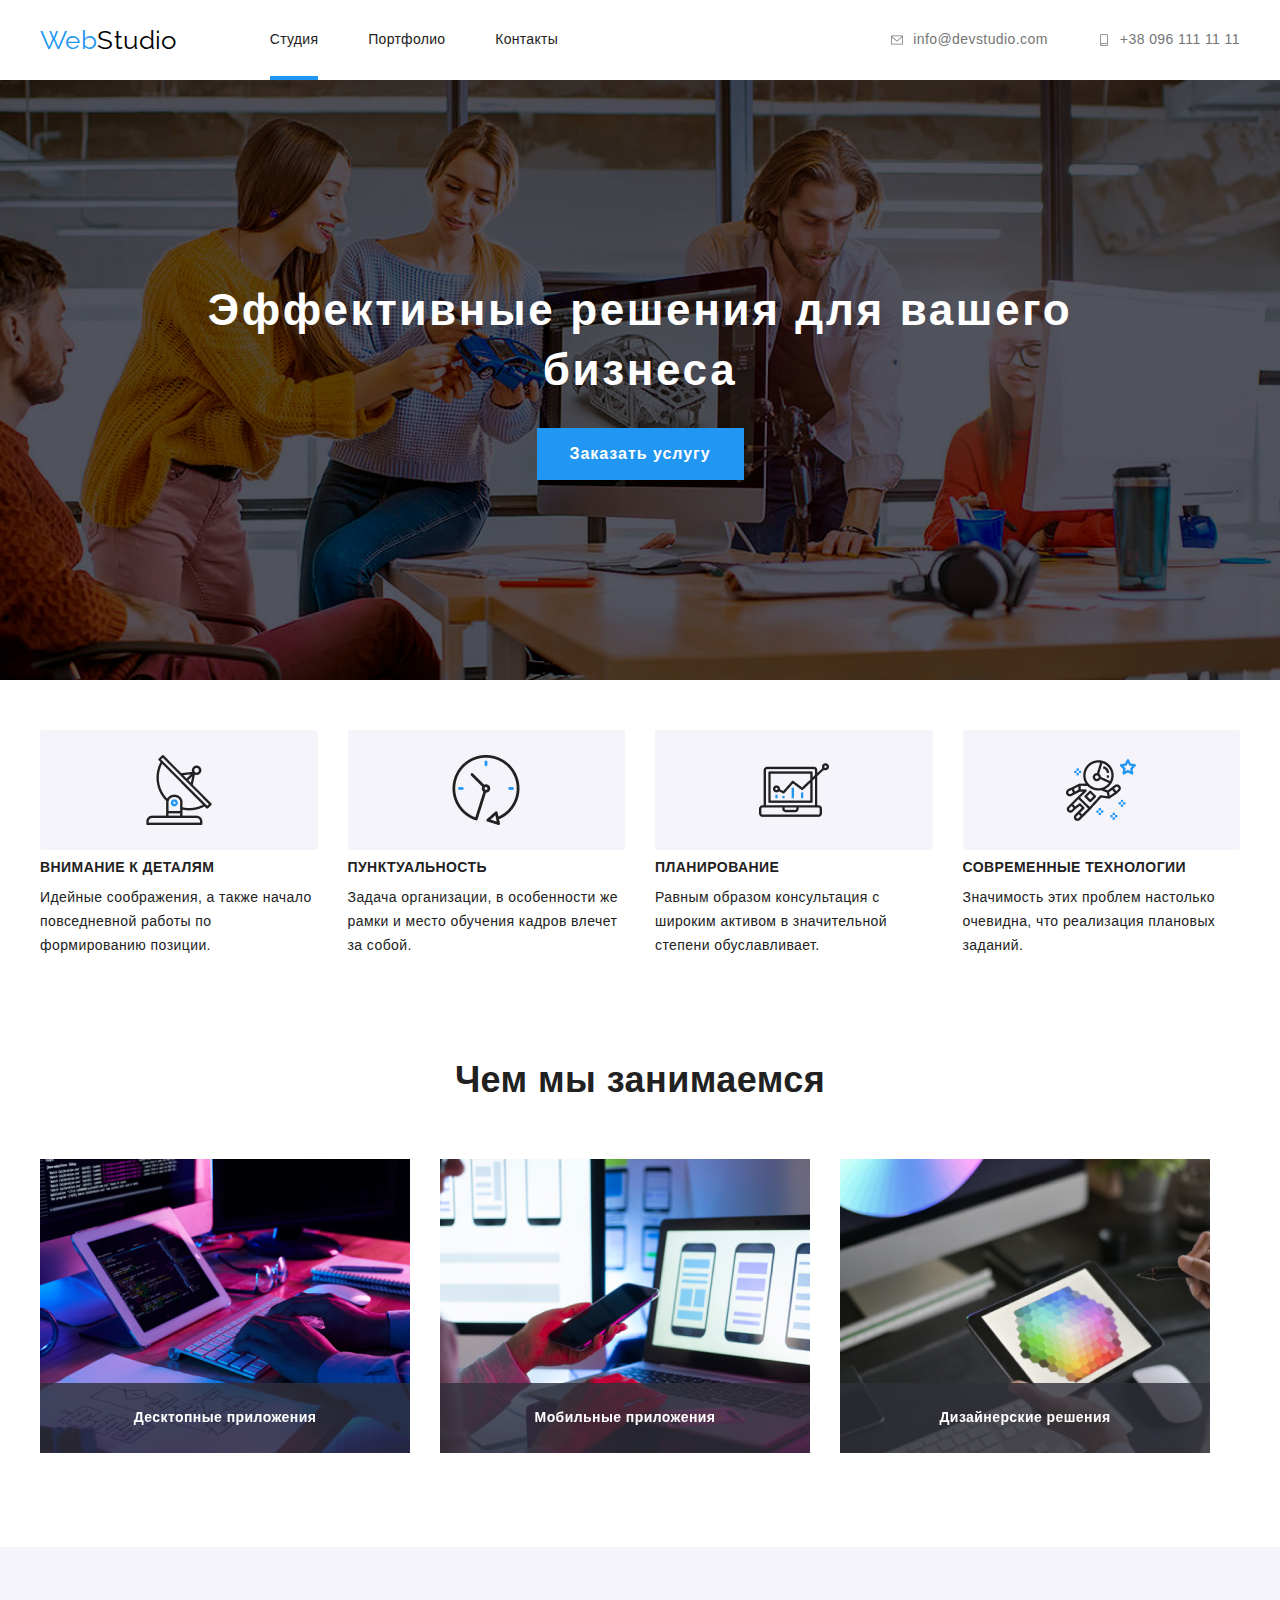
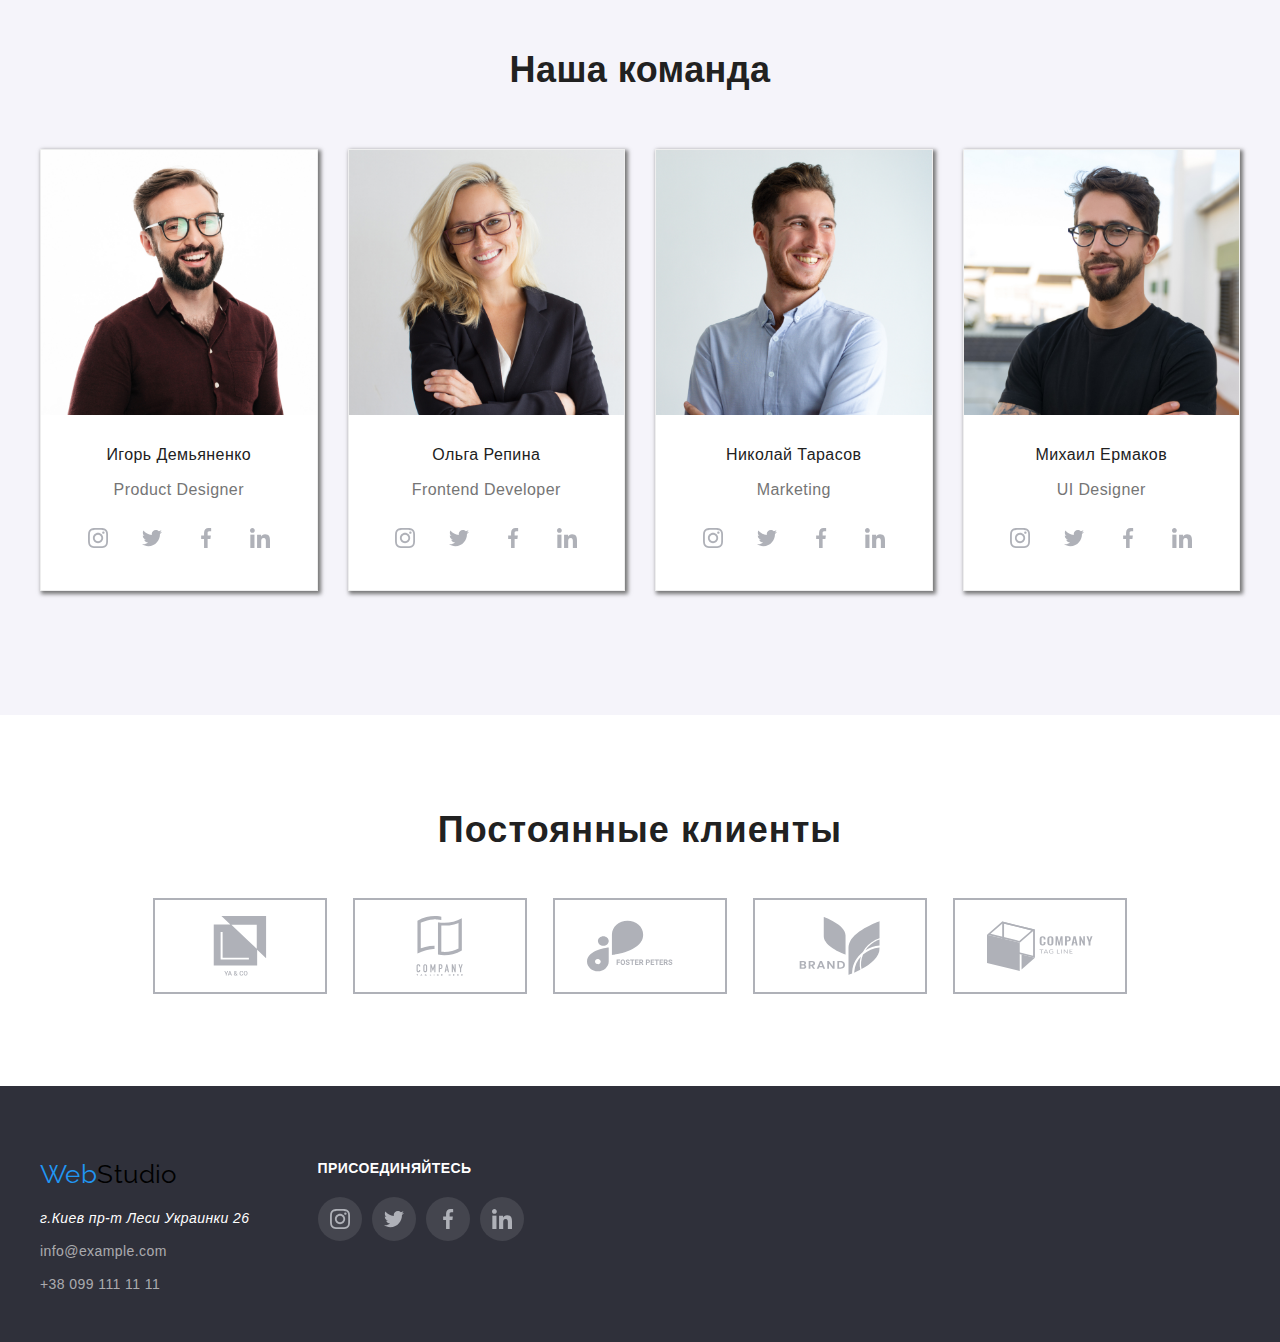
<file: index.html>
<!DOCTYPE html>
<html lang="ru">
<head>
    <meta charset="UTF-8">
    <meta http-equiv="X-UA-Compatible" content="IE=edge">
    <meta name="viewport" content="width=device-width, initial-scale=1.0">
    <title>WebStudio</title> 
    <link rel="stylesheet" href="https://cdnjs.cloudflare.com/ajax/libs/modern-normalize/1.1.0/modern-normalize.min.css">
    <link rel="preconnect" href="https://fonts.gstatic.com" crossorigin>
    <link rel="preconnect" href="https://fonts.googleapis.com">
<link href="https://fonts.googleapis.com/css2?family=Oleo+Script&family=Raleway:wght@700&family=Roboto+Serif:wght@500;700;900&display=swap" rel="stylesheet">
<link rel="stylesheet" href="./css/styles.css">
</head>
<body>

    <!--шапка страниці-->
    <header class="header">
        <div class="conteiner header-nav">
            <nav class="nav">
                <a class="logo" lang="en" href="./index.html">
                    <span class="logo-first-color">Web</span><span class="logo-second-color">Studio</span>    
                    </a>
                    <ul class="list-nav">
                        <li class="item"><a class="list-link crouven" href="">Студия</a></li>
                        <li class="item"><a class="list-link" href="./portfolio.html">Портфолио</a></li>
                        <li class="item"><a class="list-link" href="./contact.html">Контакты</a></li>
                    </ul>
                </nav>
            
                <ul class="list-mail">
                    <li class="itemm"><a class="list-first" href="mailto:info@devstudio.com">
                        <svg class="icon-mail">
                            <use href="./images/sprite.svg#icon-envelope"></use>
                        </svg> info@devstudio.com</a></li>
                    <li class="itemm"><a class="list-first" href="tel:+380961111111">
                        <svg class="icon-mail">
                            <use href="./images/sprite.svg#icon-smartphone"></use>
                        </svg> +38 096 111 11 11</a></li>
                </ul>
        </div>
    </header>

<main>
      <!--герой-->
      <div class="backdrop is-hidden" data-backdrop>
        <div class="modal">
            <button class="button-backdrop" data-close-model>
                &#215
            </button>
        </div>
    </div>
        <section class="section-huro">
            <div class="conteiner">
                <div class="huro">
                    <h1 class="title">Эффективные решения для вашего бизнеса</h1>
                    <button type="button" class="button" data-open-model>Заказать услугу</button> 
                </div>
            </div>
        
        </section>
        
        <!--маленькая секция-->
        <section class="section-small">
            <h2 class="impotent">Эффективные решения</h2>
            <div class="conteiner">
                <ul class="title-small">
                    <li class="small-item"><h3 class="title-list">Внимание к деталям</h3>
                        <p class="page">Идейные соображения, а также начало повседневной работы по формированию позиции.</p></li>
                    <li class="small-item"><h3 class="title-list">Пунктуальность</h3>
                        <p class="page">Задача организации, в особенности же рамки и место обучения кадров влечет за собой.</p>
                    </li>
                    <li class="small-item"><h3 class="title-list">Планирование</h3>
                        <p class="page">Равным образом консультация с широким активом в значительной степени обуславливает.</p>
                    </li>
                    <li class="small-item"><h3 class="title-list">Современные технологии</h3>
                    <p class="page">Значимость этих проблем настолько очевидна, что реализация плановых заданий.</p>
                    </li>
                </ul>
            </div>

        
        
        </section>
        <!--первая секция с фотками-->
        <section class="section-fotos">
            <div class="conteiner">
            <h2 class="title">Чем мы занимаемся</h2>
            <div class="fotos-item">
                <ul class="title-fotos">
                    <li class="fotos-icon">
                        <img  src="./images/box1.jpg"  alt="компьютер" width="370">
                        <p class="text-fotos">Десктопные приложения</p>
                    </li>
                    <li class="fotos-icon">
                        <img  src="./images/box2.jpg" alt="ноут" width="370">
                        <p class="text-fotos">Мобильные приложения</p>
                    </li>
                    <li class="fotos-icon">
                        <img  src="./images/box3.jpg" alt="планшет" width="370" >
                    <p class="text-fotos">Дизайнерские решения</p>
                    </li>
                </ul>
            </div>
             </div>
        </section>
        <!--секция с людми-->
        <section class="section-our-team">
            <div class="conteiner">
            <h2 class="title">Наша команда</h2>
            <ul class="item-team">
                <li class="icon-team">
                    <img src="./images/img1.jpg" alt="игор" width="370">
                    <div class="conteiner-second">
                        <h3 class="name">Игорь Демьяненко</h3>
                    <p class="name-proffesion">Product Designer</p>
                    </div>
                    <ul class="title-team">
                        <li class="item-our-team">
                            <a href=""class="link-team" target="_blank" rel="noopener noreferrer">
                                <svg class="icon-our-team">
                                    <use href="./images/sprite.svg#icon-instagram" ></use>
                                </svg>
                            </a>
                        </li>
                        <li class="item-our-team">
                            <a href=""class="link-team" target="_blank" rel="nooperer noreferrer">
                                <svg class="icon-our-team">
                                    <use href="./images/sprite.svg#icon-twitter"></use>
                                </svg>
                            </a>
                        </li>
                        <li class="item-our-team">
                            <a href="" class="link-team" target="_blank" rel="nooperer noreferrer">
                                <svg class="icon-our-team">
                                    <use href="./images/sprite.svg#icon-facebook"></use>
                                </svg>
                            </a>
                        </li>
                        <li class="item-our-team">
                            <a href="" class="link-team" target="_blank" rel="nooperer noreferrer">
                                <svg class="icon-our-team">
                                    <use href="./images/sprite.svg#icon-linkedin"></use>
                                </svg>
                            </a>
                        </li>
                    </ul>
                </li>
                <li class="icon-team">
                    <img src="./images/img2.jpg" alt="ольга" width="370">
                        <div class="conteiner-second">
                        <h3 class="name">Ольга Репина</h3>
                    <p class="name-proffesion">Frontend Developer</p>
                        </div>
                        <ul class="title-team">
                            <li class="item-our-team">
                                <a href=""class="link-team" target="_blank" rel="noopener noreferrer">
                                    <svg class="icon-our-team">
                                        <use href="./images/sprite.svg#icon-instagram" ></use>
                                    </svg>
                                </a>
                            </li>
                            <li class="item-our-team">
                                <a href=""class="link-team" target="_blank" rel="nooperer noreferrer">
                                    <svg class="icon-our-team">
                                        <use href="./images/sprite.svg#icon-twitter"></use>
                                    </svg>
                                </a>
                            </li>
                            <li class="item-our-team">
                                <a href="" class="link-team" target="_blank" rel="nooperer noreferrer">
                                    <svg class="icon-our-team">
                                        <use href="./images/sprite.svg#icon-facebook"></use>
                                    </svg>
                                </a>
                            </li>
                            <li class="item-our-team">
                                <a href="" class="link-team" target="_blank" rel="nooperer noreferrer">
                                    <svg class="icon-our-team">
                                        <use href="./images/sprite.svg#icon-linkedin"></use>
                                    </svg>
                                </a>
                            </li>
                        </ul>
                </li>
                <li class="icon-team">
                    <img src="./images/img3.jpg" alt="николай" width="370">
                    <div class="conteiner-second">
                        <h3 class="name">Николай Тарасов</h3>
                        <p class="name-proffesion">Marketing</p>
                    </div>
                    <ul class="title-team">
                        <li class="item-our-team">
                            <a href=""class="link-team" target="_blank" rel="noopener noreferrer">
                                <svg class="icon-our-team">
                                    <use href="./images/sprite.svg#icon-instagram" ></use>
                                </svg>
                            </a>
                        </li>
                        <li class="item-our-team">
                            <a href=""class="link-team" target="_blank" rel="nooperer noreferrer">
                                <svg class="icon-our-team">
                                    <use href="./images/sprite.svg#icon-twitter"></use>
                                </svg>
                            </a>
                        </li>
                        <li class="item-our-team">
                            <a href="" class="link-team" target="_blank" rel="nooperer noreferrer">
                                <svg class="icon-our-team">
                                    <use href="./images/sprite.svg#icon-facebook"></use>
                                </svg>
                            </a>
                        </li>
                        <li class="item-our-team">
                            <a href="" class="link-team" target="_blank" rel="nooperer noreferrer">
                                <svg class="icon-our-team">
                                    <use href="./images/sprite.svg#icon-linkedin"></use>
                                </svg>
                            </a>
                        </li>
                    </ul>
                </li>
                <li class="icon-team">
                    <img src="./images/img4.jpg" alt="михаил" width="370">
                    <div class="conteiner-second">
                        <h3 class="name">Михаил Ермаков</h3>
                        <p class="name-proffesion">UI Designer</p>
                    </div>
                    <ul class="title-team">
                        <li class="item-our-team">
                            <a href=""class="link-team" target="_blank" rel="noopener noreferrer">
                                <svg class="icon-our-team">
                                    <use href="./images/sprite.svg#icon-instagram" ></use>
                                </svg>
                            </a>
                        </li>
                        <li class="item-our-team">
                            <a href=""class="link-team" target="_blank" rel="nooperer noreferrer">
                                <svg class="icon-our-team">
                                    <use href="./images/sprite.svg#icon-twitter"></use>
                                </svg>
                            </a>
                        </li>
                        <li class="item-our-team">
                            <a href="" class="link-team" target="_blank" rel="nooperer noreferrer">
                                <svg class="icon-our-team">
                                    <use href="./images/sprite.svg#icon-facebook"></use>
                                </svg>
                            </a>
                        </li>
                        <li class="item-our-team">
                            <a href="" class="link-team" target="_blank" rel="nooperer noreferrer">
                                <svg class="icon-our-team">
                                    <use href="./images/sprite.svg#icon-linkedin"></use>
                                </svg>
                            </a>
                        </li>
                    </ul>
                </li>
                
            </ul>
        </div>
        </section>
        <!-- постоянные клиенты -->
        <section class="clients">
            <div class="conteiner">
                <h3 class="title">Постоянные клиенты</h3>
                <ul class="title-clients">
                    <li class="item-clients">
                        <a href="" class="link-clients" target="_blank" rel="noopener noreferrer">
                            <svg class="icon-clients">
                                <use href="./images/sprite.svg#icon-group4"></use>
                            </svg>
                        </a>
                    </li>
                    <li class="item-clients">
                        <a href="" class="link-clients" target="_blank" rel="noopener noreferrer">
                            <svg class="icon-clients">
                                <use href="./images/sprite.svg#icon-group5"></use>
                            </svg>
                        </a>
                    </li>
                    <li class="item-clients">
                        <a href="" class="link-clients" target="_blank" rel="noopener noreferrer">
                            <svg class="icon-clients">
                                <use href="./images/sprite.svg#icon-group7"></use>
                            </svg>
                        </a>
                    </li>
                    <li class="item-clients">
                        <a href="" class="link-clients" target="_blank" rel="noopener noreferrer">
                            <svg class="icon-clients">
                                <use href="./images/sprite.svg#icon-group8"></use>
                            </svg>
                        </a>
                    </li>
                    <li class="item-clients">
                        <a href="" class="link-clients" target="_blank" rel="noopener noreferrer">
                            <svg class="icon-clients">
                                <use href="./images/sprite.svg#icon-group9"></use>
                            </svg>
                        </a>
                    </li>
                </ul>
            </div>
        </section>
</main>

    <footer class="footer">
        <div class="conteiner foot">
            <div class="conteiner-three wight">
                <div class="footer-logo">
                    <a class="logo" href="./index.html" lang="en"><span class="logo-first-color">Web</span><span class="logo-second-color">Studio</span></a>
                </div>
            <ul class="list">
                <li class="footer-item">
                    <address class="address">
                        г.Киев пр-т Леси Украинки 26
                    </address>
                </li>
                <li class="footer-item"><a class="inform" href="mailto:info@example.com">info@example.com</a></li>
                <li class="footer-item"><a class="inform" href="tel:+380991111111">+38 099 111 11 11</a></li>
            </ul>
            </div>
            <div class="footer-icon wight">
                <section class="section-footer">
                    <h3 class="title">ПРИСОЕДИНЯЙТЕСЬ</h3>
                    <ul class="title-team">
                        <li class="item-our-team">
                            <a href=""class="link-team-footer" target="_blank" rel="noopener noreferrer">
                                <svg class="icon-our-team">
                                    <use href="./images/sprite.svg#icon-instagram" ></use>
                                </svg>
                            </a>
                        </li>
                        <li class="item-our-team">
                            <a href=""class="link-team-footer" target="_blank" rel="nooperer noreferrer">
                                <svg class="icon-our-team">
                                    <use href="./images/sprite.svg#icon-twitter"></use>
                                </svg>
                            </a>
                        </li>
                        <li class="item-our-team">
                            <a href="" class="link-team-footer" target="_blank" rel="nooperer noreferrer">
                                <svg class="icon-our-team">
                                    <use href="./images/sprite.svg#icon-facebook"></use>
                                </svg>
                            </a>
                        </li>
                        <li class="item-our-team">
                            <a href="" class="link-team-footer" target="_blank" rel="nooperer noreferrer">
                                <svg class="icon-our-team">
                                    <use href="./images/sprite.svg#icon-linkedin"></use>
                                </svg>
                            </a>
                        </li>
                    </ul>
                </section>
            </div>
        </div>
    </footer>
<script src="./js/model.js"></script>
</body>
</html>
</file>
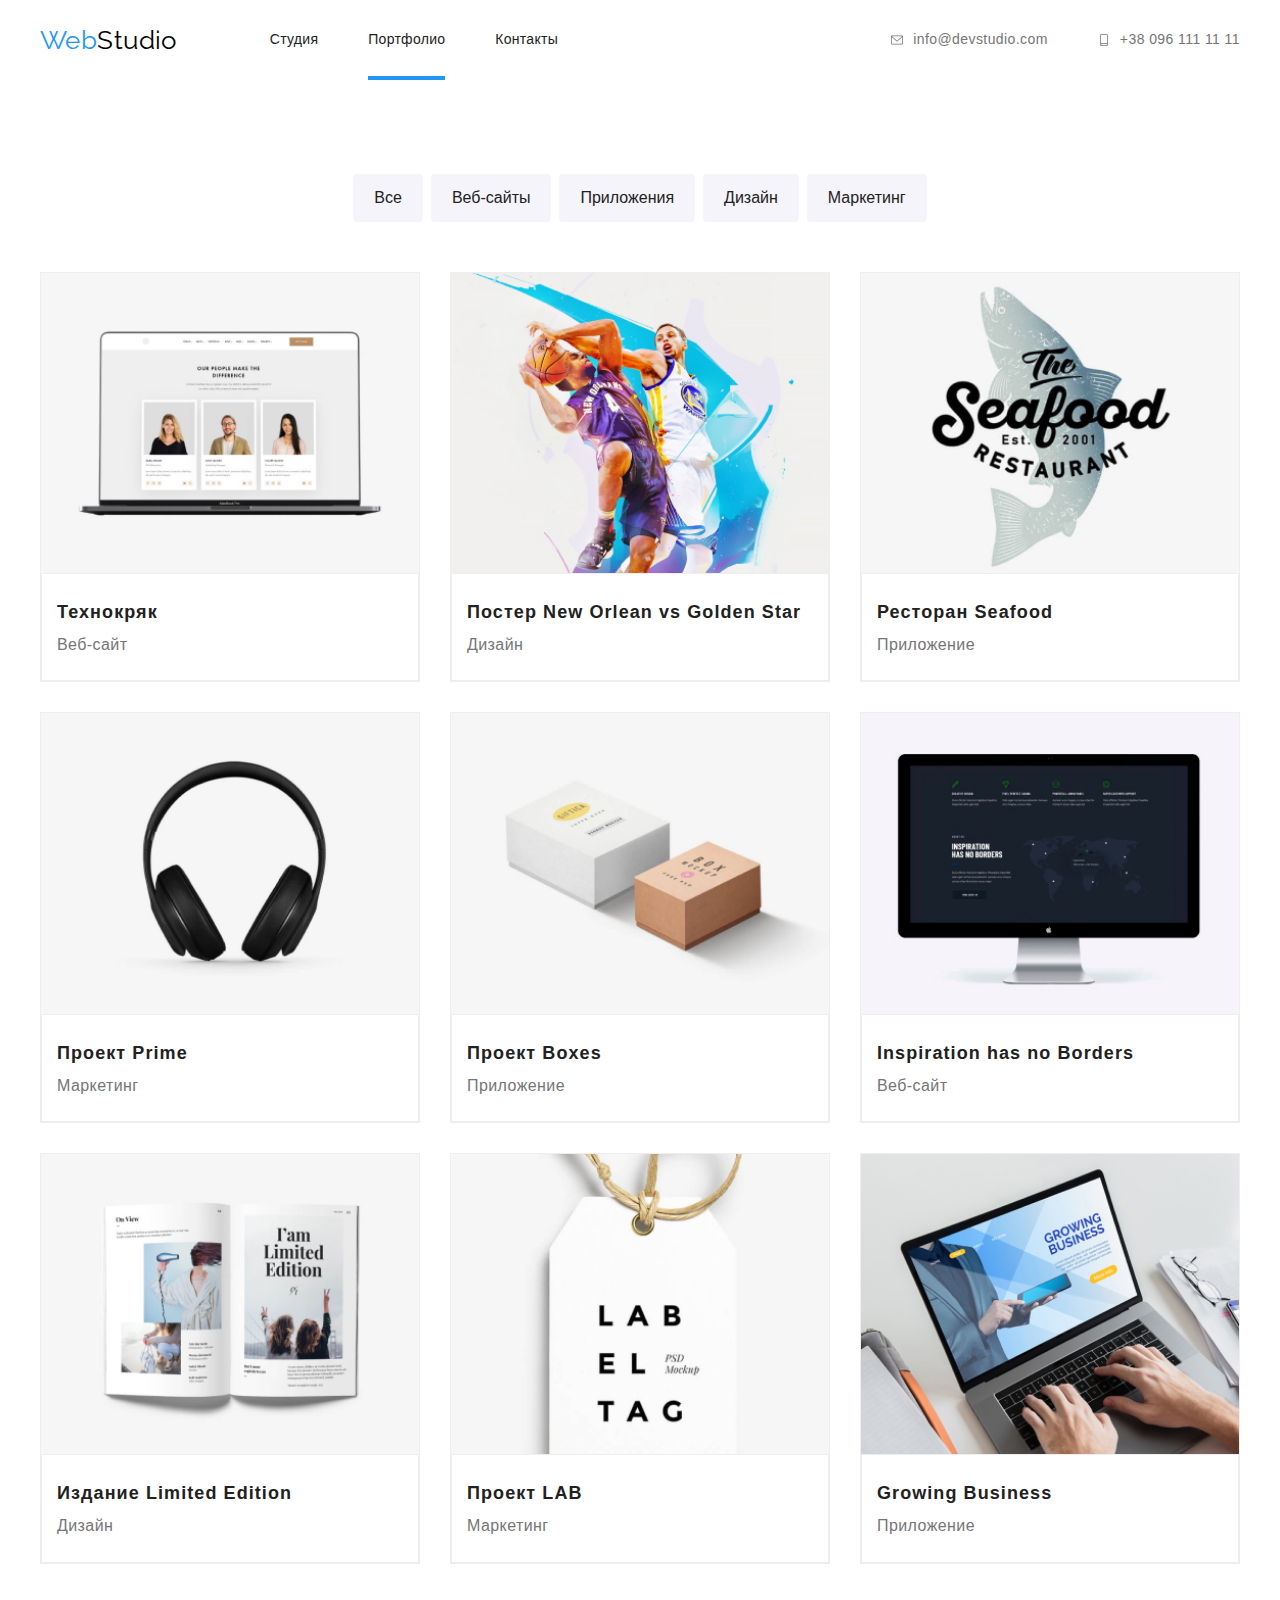
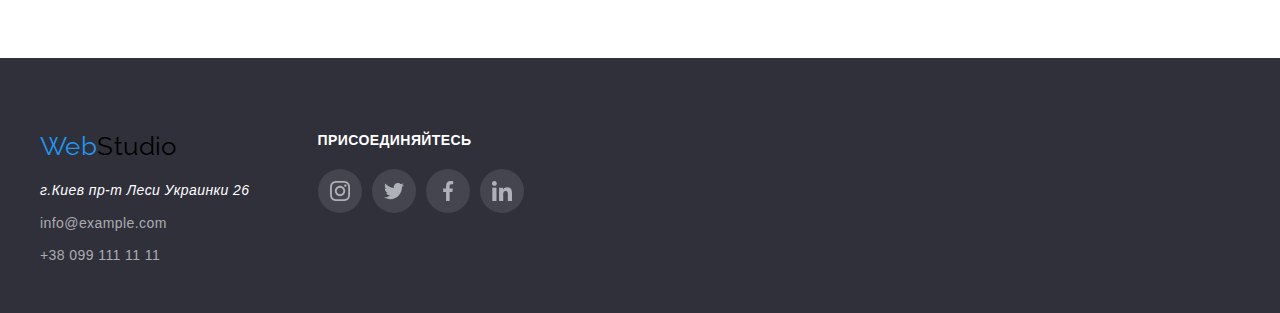
<file: portfolio.html>
<!DOCTYPE html>
<html lang="ru">
    <head>
        <meta http-equiv="X-UA-Compatible" content="IE=edge">
        <meta name="viewport" content="width=device-width, initial-scale=1.0">
        <title>Portfolio</title>
        <link rel="stylesheet" href="https://cdnjs.cloudflare.com/ajax/libs/modern-normalize/1.1.0/modern-normalize.min.css">
        <link rel="preconnect" href="https://fonts.gstatic.com" crossorigin>
        <link rel="preconnect" href="https://fonts.googleapis.com">
        <link href="https://fonts.googleapis.com/css2?family=Oleo+Script&family=Raleway:wght@700&family=Roboto+Serif:wght@500;700;900&display=swap" rel="stylesheet">
        <link rel="stylesheet" href="./css/styles.css">
    </head>
    <body>
        <header class="header">
            <div class="conteiner header-nav">
                <nav class="nav">
                    <a class="logo" lang="en" href="./index.html">
                        <span class="logo-first-color">Web</span><span class="logo-second-color">Studio</span>    
                        </a>
                        <ul class="list-nav">
                            <li class="item"><a class="list-link" href="">Студия</a></li>
                            <li class="item"><a class="list-link crouven " href="./portfolio.html">Портфолио</a></li>
                            <li class="item"><a class="list-link" href="./contact.html">Контакты</a></li>
                        </ul>
                    </nav>
                
                    <ul class="list-mail">
                        <li class="itemm"><a class="list-first" href="mailto:info@devstudio.com">
                            <svg class="icon-mail">
                                <use href="./images/sprite.svg#icon-envelope"></use>
                            </svg> info@devstudio.com</a></li>
                        <li class="itemm"><a class="list-first" href="tel:+380961111111">
                            <svg class="icon-mail">
                                <use href="./images/sprite.svg#icon-smartphone"></use>
                            </svg> +38 096 111 11 11</a></li>
                    </ul>
            </div>
        </header>
        <main>
            <section class="section-portfolio">
                <h1 class="impotent">My works</h1>
                <div class="conteiner">
                    <ul class="item-portf">
                        <li class="icon-works"><button type="button" class="button-portfolio" >Все</button></li>
                        <li class="icon-works"><button type="button" class="button-portfolio" >Веб-сайты</button></li>
                        <li class="icon-works"><button type="button" class="button-portfolio" >Приложения</button></li>
                        <li class="icon-works"><button type="button" class="button-portfolio" >Дизайн</button></li>
                        <li class="icon-works"><button type="button" class="button-portfolio" >Маркетинг</button></li>
                    </ul>
                </div>
      
            <div class="conteiner"> 
                <ul class="list-portf">
                    <li  class="portf-item">
                    <a href="" class="portf-icon">
                        <div class="thumb">
                            <p class="thumb-text">Ресурс предлагает комплексные предложения с разным уровнем функционала и сервисов. Все это позволит посетителю получить исчерпывающие сведения о компании или частном лице.</p>
                            <img width="378" src="./images/imgp1.jpg" alt="описание сайта">
                        </div>                            
                        <div class="info-portf">
                        <h2 class="title-portf">Технокряк</h2>
                        <p>Веб-сайт</p>
                        </div>
                    </a>
                    </li>
                    <li class="portf-item">
                        <a href="" class="portf-icon">
                            <div class="thumb"> 
                                <p class="thumb-text">Ресурс предлагает комплексные предложения с разным уровнем функционала и сервисов. Все это позволит посетителю получить исчерпывающие сведения о компании или частном лице.</p>
                                <img width="378" src="./images/imgp2.jpg" alt="описание сайта"></div>
                    <div class="info-portf">
                        <h2 class="title-portf">Постер New Orlean vs Golden Star</h2>
                        <p>Дизайн</p>
                    </div>
                        </a>
                    </li>
                    <li class="portf-item">
                        <a href="" class="portf-icon">
                            <div class="thumb">
                                <p class="thumb-text">Ресурс предлагает комплексные предложения с разным уровнем функционала и сервисов. Все это позволит посетителю получить исчерпывающие сведения о компании или частном лице.</p>
                                <img width="378" src="./images/imgp3.jpg" alt="описание сайта"></div>
                       <div class="info-portf">
                        <h2 class="title-portf">Ресторан Seafood</h2>
                        <p>Приложение</p>
                       </div>
                        </a>
                    </li>
                    <li class="portf-item">
                        <a href="" class="portf-item">
                            <div class="thumb">
                                <p class="thumb-text">Ресурс предлагает комплексные предложения с разным уровнем функционала и сервисов. Все это позволит посетителю получить исчерпывающие сведения о компании или частном лице.</p>
                                <img width="378" src="./images/imgp4.jpg" alt="описание сайта"></div>
                        <div class="info-portf">
                        <h2 class="title-portf">Проект Prime</h2>
                        <p>Маркетинг</p>
                        </div>
                        </a>
                    </li>
                    <li class="portf-item">
                        <a href="" class="portf-item">
                            <div class="thumb">
                                <p class="thumb-text">Ресурс предлагает комплексные предложения с разным уровнем функционала и сервисов. Все это позволит посетителю получить исчерпывающие сведения о компании или частном лице.</p>
                                <img width="378" src="./images/imgp5.jpg" alt="описание сайта"></div>
                        <div class="info-portf">
                        <h2 class="title-portf">Проект Boxes</h2>
                        <p>Приложение</p>
                        </div>
                        </a>
                    </li>
                    <li class="portf-item">
                        <a href="" class="portf-item">
                            <div class="thumb">
                                <p class="thumb-text">Ресурс предлагает комплексные предложения с разным уровнем функционала и сервисов. Все это позволит посетителю получить исчерпывающие сведения о компании или частном лице.</p>
                                <img width="378" src="./images/imgp6.jpg" alt="описание сайта"></div>
                        <div class="info-portf">
                        <h2 class="title-portf" >Inspiration has no Borders</h2>
                        <p>Веб-сайт</p>
                        </div>
                        </a>
                    </li>
                    <li  class="portf-item">
                        <a href="" class="portf-item">
                            <div class="thumb">
                                <p class="thumb-text">Ресурс предлагает комплексные предложения с разным уровнем функционала и сервисов. Все это позволит посетителю получить исчерпывающие сведения о компании или частном лице.</p>
                                <img width="378" src="./images/imgp7.jpg" alt="описание сайта"></div>
                    <div class="info-portf">
                        <h2 class="title-portf" >Издание Limited Edition</h2>
                        <p>Дизайн</p>
                    </div>
                        </a>
                    </li>
                    <li class="portf-item">
                        <a href="" class="portf-item">
                            <div class="thumb">
                                <p class="thumb-text">Ресурс предлагает комплексные предложения с разным уровнем функционала и сервисов. Все это позволит посетителю получить исчерпывающие сведения о компании или частном лице.</p>
                                <img width="378" src="./images/imgp8.jpg" alt="описание сайта"></div>
                    <div class="info-portf">
                        <h2 class="title-portf" >Проект LAB</h2>
                        <p>Маркетинг</p>
                    </div>
                        </a>
                    </li>
                    <li class="portf-item">
                        <a href="" class="portf-item">
                            <div class="thumb">
                                <p class="thumb-text">Ресурс предлагает комплексные предложения с разным уровнем функционала и сервисов. Все это позволит посетителю получить исчерпывающие сведения о компании или частном лице.</p>
                                <img width="378" src="./images/imgp9.jpg" alt=""></div>
                    <div class="info-portf">
                        <h2 class="title-portf" >Growing Business</h2>
                        <p>Приложение</p>
                    </div>
                        </a>
                    </li>
                </ul>
            </div>
            </section>
    
        </main>
        <footer class="footer">
            <div class="conteiner foot">
                <div class="conteiner-three wight">
                    <div class="footer-logo">
                        <a class="logo" href="./index.html" lang="en"><span class="logo-first-color">Web</span><span class="logo-second-color">Studio</span></a>
                    </div>
                <ul class="list">
                    <li class="footer-item">
                        <address class="address">
                            г.Киев пр-т Леси Украинки 26
                        </address>
                    </li>
                    <li class="footer-item"><a class="inform" href="mailto:info@example.com">info@example.com</a></li>
                    <li class="footer-item"><a class="inform" href="tel:+380991111111">+38 099 111 11 11</a></li>
                </ul>
                </div>
                <div class="footer-icon wight">
                    <section class="section-footer">
                        <h3 class="title">ПРИСОЕДИНЯЙТЕСЬ</h3>
                        <ul class="title-team">
                            <li class="item-our-team">
                                <a href=""class="link-team-footer" target="_blank" rel="noopener noreferrer">
                                    <svg class="icon-our-team">
                                        <use href="./images/sprite.svg#icon-instagram" ></use>
                                    </svg>
                                </a>
                            </li>
                            <li class="item-our-team">
                                <a href=""class="link-team-footer" target="_blank" rel="nooperer noreferrer">
                                    <svg class="icon-our-team">
                                        <use href="./images/sprite.svg#icon-twitter"></use>
                                    </svg>
                                </a>
                            </li>
                            <li class="item-our-team">
                                <a href="" class="link-team-footer" target="_blank" rel="nooperer noreferrer">
                                    <svg class="icon-our-team">
                                        <use href="./images/sprite.svg#icon-facebook"></use>
                                    </svg>
                                </a>
                            </li>
                            <li class="item-our-team">
                                <a href="" class="link-team-footer" target="_blank" rel="nooperer noreferrer">
                                    <svg class="icon-our-team">
                                        <use href="./images/sprite.svg#icon-linkedin"></use>
                                    </svg>
                                </a>
                            </li>
                        </ul>
                    </section>
                </div>
            </div>
        </footer>
    </body>
</html>
</file>
<file: css/styles.css>
:root {
    --laber-bgr-color: #000000;
    --social-footer-color: rgba(255, 255, 255, 0.6);
    --bgc-fotos: rgba(47, 48, 58, 0.8);
    --logo-second-color: #ffffff;
    --logo-first-color: #2196F3;
    --tatle-text-color: #212121;
    --dark-bg-color: #2F303A;
    --section-color: #E5E5E5;
    --section-bg-our-work: #F5F4FA;
    --section-mail-color: #757575;
    --focus-color: #EEEEEE;
    --icon-color: #AFB1B8;
    --icon-second-color: #44454E;
}
html {
    box-sizing: border-box;
}
*,
*::before,
*::after {
    box-sizing: inherit;
}
ul,li {
    list-style: none;
    margin: 0;
    padding: 0;
}
p {
    margin: 0;
    padding: 0;
}
h1,h2,h3,h4,h5,h6 {
    margin-top: 0;
    margin-bottom: 0;
}
img {
    display: block;
    max-width: 100%;
    height: auto;
}
body {
font-family: "Roboto" , sans-serif;
font-size: 14px;
font-weight: 400;
line-height: 1.7;
letter-spacing: 0.03em;
text-align: left;
margin: 0;
/* padding-top: 80px; */
background-color: var(--logo-second-color);
}
.footer {
    background: var(--dark-bg-color);
}
.header {
    background-color: var(--logo-second-color);
    /* чтоб хедер был закреплен при скроле */
    /* position: fixed;
    top: 0;
    left: 0;
    right: 0; */

}
.conteiner {
    max-width: 1230px;
    margin-left: auto;
    margin-right: auto;
    /* outline: 2px solid rebeccapurple; */
    text-align: center;
    padding-left: 15px;
    padding-right: 15px;
    
}    
a {
    text-decoration: none;
}

main {
    background-color: var(--logo-second-color);
}
.crouven {
color: var(--logo-first-color);
}
.crouven::after {
    content: "";
    right: 0;
    bottom: 0px;
    position: absolute;
    width: 100%;
    height: 4px;
    background-color: var(--logo-first-color);

}
/* .crouven::after:hover {
    background-color: var(--logo-first-color);
} */
.section-our-team {
    background-color: var(--section-bg-our-work);
}
.logo {
text-decoration: none;
margin-right: 93px;
}

.logo-first-color {
    color: var(--logo-first-color);    
    font-family: "Raleway" , sans-serif;
    font-style: 700;
    font-size: 26px;
    line-height: 1.19;
    line-height: 100%;
    align: Left;
    vertical-align: Top;
    letter-spacing: 3%;
}
.logo-second-color {
color: var(--laber-bgr-color);
font-family: "Raleway" , sans-serif;
font-style: 700;
font-size: 26px;
line-height: 1.19;
line-height: 100%;
align: Left;
vertical-align: Top;
letter-spacing: 3%;
/* font-style: 500;
font-size: 26px;
line-height: 1.2;
line-height: 100%;
vertical-align: top;
letter-spacing: 3%; */
}

.list-link {
    display: block;
    color: var(--tatle-text-color);
    text-decoration: none;
font-size: 14px;
font-style: normal;
font-weight: 500;
line-height: 1.14;
letter-spacing: 0.02em;
padding-top: 32px;
padding-bottom: 32px;
transition-property: color;
transition-duration: 250ms;
transition-timing-function: cubic-bezier(0.4,0,0.2,1);
}

.list-nav {
    display: flex;
}
.nav {
    display: flex;
    align-items: center;
    
}
.list-nav .item {
    position: relative;
}
.list-nav .item:not(:last-child) {
    margin-right: 50px;
}

.list-link:hover,.list-link:focus {
    color: var(--logo-first-color);
}
.list-first:hover {
    color: var(--logo-first-color);
}
.list-first {
color: var(--section-mail-color);
text-decoration: none;
/* margin-left: 1130px;
margin-bottom: ;
padding: 5px; */
/* border-color: var(--logo-first-color); */
display: flex;
align-items: center;
justify-content: center;
transition:color 250ms cubic-bezier(0.4,0,0.2,1);
}

.list-mail {
display: flex;
margin-left: auto;

}
.itemm {


}
/* .list-first:hover .icon {
    color: var(--logo-first-color);
} */
.itemm .icon-mail {
    width: 12px;
    height: 16px;
    fill: currentColor;
    align-items: center;
    margin-right: 10px;
}   


/* .mail::before {
    content: "";
    width: 15px;
    height: 15px;
    margin-right: 10px;
    background-position: center;
    background-size: contain;
    background-repeat: no-repeat;
    background-image: url(../images/png-svg/envelope.png);
} */

/* .tel::before {
    content: "";
    width: 15px;
    height: 15px;
    margin-right: 10px;
    margin-left: 10px;
    background-position: center;
    background-size: contain;
    background-repeat: no-repeat;
    background-image: url(../images/png-svg/envelope.png);
} */

.list-mail .itemm + .itemm {
    margin-left: 50px;
}
.header-nav {
    display: flex;
    align-items: center;
    /* padding-top: 22px;
    padding-bottom: 22px;    */
}

                 /* huro */

.section-huro { 
    background-image:linear-gradient(
        to right ,rgba(0, 0 ,0 ,0.4) ,rgba(0, 0 ,0,0.4)), 
    url(../images/huro.jpg);
    background-color: var(--dark-bg-color);
    background-position: center;
    background-size: cover;
    /* background-attachment: fixed; */
    text-align: center;
    /* height: 600px; */
    max-width: 1600px;

}
.huro {
margin-right: auto;
margin-left: auto;
padding: 200px 150px;
}
.huro > .title {
    margin-bottom: 28px;
}
.section-huro .title {
 color: var(--logo-second-color);
font-size: 44px;
font-style: normal;
font-weight: 900;
line-height: 1.36;
letter-spacing: 0.06em;
}
.button-backdrop {
    position: absolute;
    top: 0;
    right: 0;
 width: 30px;
 height: 30px;
display: flex;
justify-content: center;
align-items: center;
 cursor: pointer;
 border-radius: 50%;
 margin-right: 8px;
 margin-top: 8px;

}
.backdrop {
    position: fixed;
    top: 0;
    right: 0;
    width: 100%;
    height: 100%;
    background-color: rgba(0, 0, 0, 0.20);
    
}
.backdrop.is-hidden {
    opacity: 0;
    pointer-events: none;

}
.modal {
    z-index: 100;
    width: 528px;
    height: 581px;
    background-color: rgb(245, 244, 244);
    position: absolute;
    top: 50%;
    left: 50%;
    transform: translate(-50%, -50%);
}
.button-modal {
    border-radius: 50px;
    display: flex;
    justify-content: center;
}
.button[type="button"] {
    color: var(--logo-second-color);
    background-color: var(--logo-first-color);
font-size: 16px;
font-style: normal;
font-weight: 700;
line-height: 1.9;
letter-spacing: 0.06em;
cursor: pointer;
padding: 10px 32px;
min-width: 200px;
border: 1px solid transparent;
/* opacity: 0; */
}
/* .button:hover {
    opacity: 1;
} */
            /* second section */
.title-fotos {
    display: flex;
}
.fotos-item {
    display: flex;
    margin-bottom: 94px;
    
}
.text-fotos {
    position: absolute;
    bottom: 0;
    display: block;
    width: 100%;
    padding: 27px 86px;
    background-color: var(--bgc-fotos);
    color: var(--logo-second-color);
font-size: 14px;
font-weight: 700;
line-height: 1.14;
letter-spacing: 0.03em;
text-align: center;

}
.fotos-icon {
    margin-right: 30px;
    position: relative;
    width: calc(100% / 3);
    
}
.fotos-icon:nth-child(3) {
    margin-right: 0;
    
}
                /* second section */
.title-small {
    display: flex;
    text-align: left;

    margin-top: 50px;
    margin-bottom: 94px;
}
.page {
font-size: 14px;
font-style: normal;
font-weight: 400;
line-height: 1.7;
color: var(--tatle-text-color);

}
.small-item {
    width:calc((100% - 30px * 3) / 4);
    margin-right: 30px;


}
.small-item::before {
    content: "";
    display: block;
    height: 120px;
    margin-bottom: 10px;
    background-color: var(--section-bg-our-work);
    background-repeat: no-repeat;
    background-position: center;
    border-radius: 2px;
}
.small-item:nth-child(1)::before {

 background-image: url(../images/png-svg/antenna\ 1.png);
}
.small-item:nth-child(2)::before {
    background-image: url(../images/png-svg/clock1.png);
   }
.small-item:nth-child(3)::before {
    background-image: url(../images/png-svg/diagram1.png);
   }
.small-item:nth-child(4)::before {
    background-image: url(../images/png-svg/astronaut\ 1.png);
   }
.small-icon {
    display: flex;

}
/* .box {
    height: 100px;
    width: 270px;
    border: 1px solid red;
    margin-right: 30px;
} */
/* .box:nth-child(1) {
background-image: url(../images/png-svg/antenna\ 1.png);
background-color: var(--section-mail-color);
background-repeat: no-repeat;
background-position: center;
}
.box:nth-child(2) {
    background-image: url(../images/png-svg/astronaut\ 1.png);
    background-color: var(--section-mail-color);
    background-repeat: no-repeat;
    background-position: center;
}
.box:nth-child(3) {
    background-image: url(../images/png-svg/clock1.png);
    background-color: var(--section-mail-color);
    background-repeat: no-repeat;
    background-position: center;
}
.box:nth-child(4) {
    background-image: url(../images/png-svg/diagram1.png);
    background-color: var(--section-mail-color);
    background-repeat: no-repeat;
    background-position: center;
    margin-right: 0;
} */
/* .small-item:nth-child(1)::before {
content: "";
display: block;
height: 30px;
background-color: #2196F3;
}
.small-item:nth-child(2){

}
.small-item:nth-child(3){

} */
.small-item:nth-child(4) {
    margin-right: 0;
}
.title-list {
font-size: 14px;
font-style: normal;
font-weight: 700;
line-height: 1.14;
color: var(--tatle-text-color);
margin-bottom: 10px;
text-transform: uppercase;
}
.impotent {
    display: none;
}
                /* section three huro */
.title {
    color: var(--tatle-text-color);
    font-size: 36px;
    font-style: normal;
    font-weight: 700;
    line-height: 1.6;
    text-align: center;
    
}

.section-fotos .title {
    margin-bottom: 50px;
}
.name {
    color: var(--tatle-text-color);
font-size: 16px;
font-style: normal;
font-weight: 500;
line-height: 1.9;
margin-top: 25px;
margin-bottom: 5px;

}
.conteiner-second {
   margin-bottom: 10px;
}
.name-proffesion {
    color: var(--section-mail-color);
font-size: 16px;
font-weight: 400;
line-height: 1.9;
}
.item-team {
    display: flex;
    justify-content: center;
    padding-bottom: 124px;
}
.section-our-team .title {
    padding-top: 94px;
    padding-bottom: 50px;
}
.icon-team:nth-child(4n) {
    margin-right: 0;
}
.icon-team {
     margin-right: 30px;
     border: 1px solid var(--focus-color);
     background-color: var(--logo-second-color);
     box-shadow: 2px 2px 4px 1px var(--section-mail-color);
}
.item-our-team:not(:last-child) {
    margin-right: 10px;
}
/* .item-our-team {
    width: calc((100% - 10px *3) / 4);
} */
.link-team {
    width: 44px;
    height: 44px;
    display: flex;
    justify-content: center;
    align-items: center;
    border-radius: 50%;
    background-color: transparent;
transition: background-color 250ms cubic-bezier(0.4,0,0.2,1);
}
.link-team:hover .icon-our-team,
.link-team:focus .icon-our-team {
    fill: var(--logo-second-color);
}
.link-team:hover {
    background-color: var(--logo-first-color);

}

.title-team .icon-our-team {
    width: 20px;
    height: 20px;
    fill: var(--icon-color);
transition-property: fill;
transition-duration: 250ms;
transition-timing-function: cubic-bezier(0.4,0,0.2,1);
}
.title-team {
    display: inline-flex;
    margin-bottom: 30px;
}


                /* ПОстоянные клиенты */


.clients .title {
    color: var(--tatle-text-color);
font-size: 36px;
font-weight: 700;
line-height: 1.16;
letter-spacing: 0.03em;
text-align: center;
margin-top: 94px;
margin-bottom: 50px;
border-radius: 2px solid red;
}
.icon-clients {
    width: 106px;
    height: 60px;
    fill: var(--icon-color);
    transition:fill 250ms cubic-bezier(0.4,0,0.2,1);
    
}
.link-clients {
    display: flex;
    align-items: center;
    justify-content: center;
    width: 170px;
    height: 92px;
    
}
.item-clients:hover .icon-clients,
.item-clients:focus .icon-clients {
    fill: var(--logo-first-color);

}
.item-clients:not(:last-child) {
    margin-right: 30px;

}
.item-clients { 
    outline: 2px solid var(--icon-color);
}
.item-clients:hover {
    outline: 2px solid var(--logo-first-color);
}
.title-clients {
    display: inline-flex;
    margin-bottom: 94px;
}
/* .icon-team::after {
    content: "";
    display: inline-flex;
    width: 40px;
    height: 40px;
    background-color: red;
    background-image: url(../images/png-svg/antenna\ 1.png);
    background-repeat: no-repeat;
    background-position: center;
    background-size: 20px;   
    border-radius: 50px; 
} */

                    /* footer */
.address {
    color: var(--logo-second-color);
font-size: 14px;
font-weight: 400;
line-height: 1.7;
/* margin-top: 20px;
margin-bottom: 5px; */
}
.inform {
    color: var(--social-footer-color);
    text-decoration: none;
    font-size: 14px;
    font-weight: 400;
    line-height: 1.7;
}
.foot {
    text-align: left;
    display: flex;
}
.footer-logo {

 margin-bottom: 20px;
}
.footer-item {
    margin-bottom: 9px;
}
.footer-item:nth-child(3) {
    margin-bottom: 45px;
}
.section-footer .title {
color: var(--logo-second-color);
font-size: 14px;
font-weight: 700;
line-height: 1.14;
letter-spacing: 0.03em;
text-align: left;
margin-bottom: 20px;
}
.section-footer {
   margin-top: 75px; 

}
.conteiner-three {
    margin-top: 75px;
    /* margin-right: 70px; */
}
/* .footer-icon {
text-align: center;
} */
.link-team-footer {
    width: 44px;
    height: 44px;
    display: flex;
    justify-content: center;
    align-items: center;
    border-radius: 50%;
    background-color: var(--icon-second-color);
    transition:background-color 250ms cubic-bezier(0.4,0,0.2,1);
    
    
}
/* .icon-our-team {
    fill: transparent;
    transition:fill 250ms cubic-bezier(0.4,0,0.2,1);
} */
.link-team-footer:hover .icon-our-team,
.link-team-footer:focus .icon-our-team {
 fill: var(--logo-second-color);
}
.link-team-footer:hover,
.link-team-footer:focus {
    background-color:var(--logo-first-color) ;
}
.conteiner .wight{
    flex-basis: calc((50% - 45px) / 2);
    justify-content: space-between;
}
                /* portfoloi */

.button-portfolio {
font-size: 16px;
font-weight: 500;
line-height: 1.6;
text-align: center;
cursor: pointer;
color: var(--tatle-text-color);
background-color: var(--section-bg-our-work);
border-radius: 4px;
display: block;
padding: 10px 20px;
border: 1px solid transparent;
transition:background-color 250ms cubic-bezier(0.4,0,0.2,1);
}
.button-portfolio:hover,
.button-portfolio:focus {
    background-color: var(--logo-first-color);
}
.button-portfolio:focus {
        border: 1px solid #737373;
}

.title-portf {
    color: var(--tatle-text-color);
font-size: 18px;
font-style: normal;
font-weight: 700;
line-height: 2;
letter-spacing: 0.06em;
}
.list-portf + li{
    text-decoration: none;
}
.title-portf + p{
color: var(--section-mail-color);
font-size: 16px;
font-style: normal;
font-weight: 400;
line-height: 1.9;
}
.list-link.carrent {
    color: var(--logo-first-color);
}

.item-portf {
    display: flex;
margin-top: 94px;
margin-bottom: 50px;
justify-content: center;
}
.icon-works {
    margin-right: 8px;
}
.icon-works:nth-child(5) {
    margin-right: 0;
}
.info-portf {  
    padding: 20px 15px;
    text-align: left;
    border: 1px solid var(--focus-color);
}
.list-portf {
    text-decoration: none;
    display: flex;
    flex-wrap: wrap;
    margin-bottom: 94px;
}
.thumb-text {
    position: absolute;
    opacity: 0;
    top: 0;
    left: 0;
    display: inline-block;
    width: 100%;
    height: 100%;    
    padding: 63px 24px;
    color: #000000;
    background-color: rgba(33, 149, 243, 0.9);
    color: var(--logo-second-color);
    transition:background-color 250ms cubic-bezier(0.4,0,0.2,1);
font-size: 18px;
font-weight: 400;
line-height: 28px;
letter-spacing: 0.03em;
text-align: left;
}
.portf-item:hover .thumb-text {
    opacity: 1;
    
    
}
.portf-item:hover .info-portf {
    box-shadow: 2px 3px 3px rgba(0, 0, 0, 0.18);
    
}
/* .thumb::before {
    content: "Ресурс предлагает комплексные предложения с разным уровнем функционала и сервисов. Все это позволит посетителю получить исчерпывающие сведения о компании или частном лице.";
    position: absolute;
    opacity: 0;
    top: 0;
    left: 0;
    display: inline-block;
    width: 100%;
    height: 100%;    
    padding: 63px 24px;
    color: #000000;
    background-color: rgba(33, 149, 243, 0.9);
    color: var(--logo-second-color);
font-size: 18px;
font-weight: 400;
line-height: 28px;
letter-spacing: 0.03em;
text-align: left;

} */
.portf-icon:hover .thumb::before {
    opacity: 1;
}
/* .thumb:hover:before {
    opacity: 1;
} */
.thumb {
    position: relative;
}

.list-portf > .portf-item {
margin-bottom: 30px;
margin-right: 30px;
width: calc((100% - 30px * 2) / 3);
border: 1px solid var(--focus-color);
}

.portf-item:nth-child(3n) {
    margin-right: 0;
}
.portf-item:nth-last-child(-n + 3) {
    margin-bottom: 0;
}
</file>
